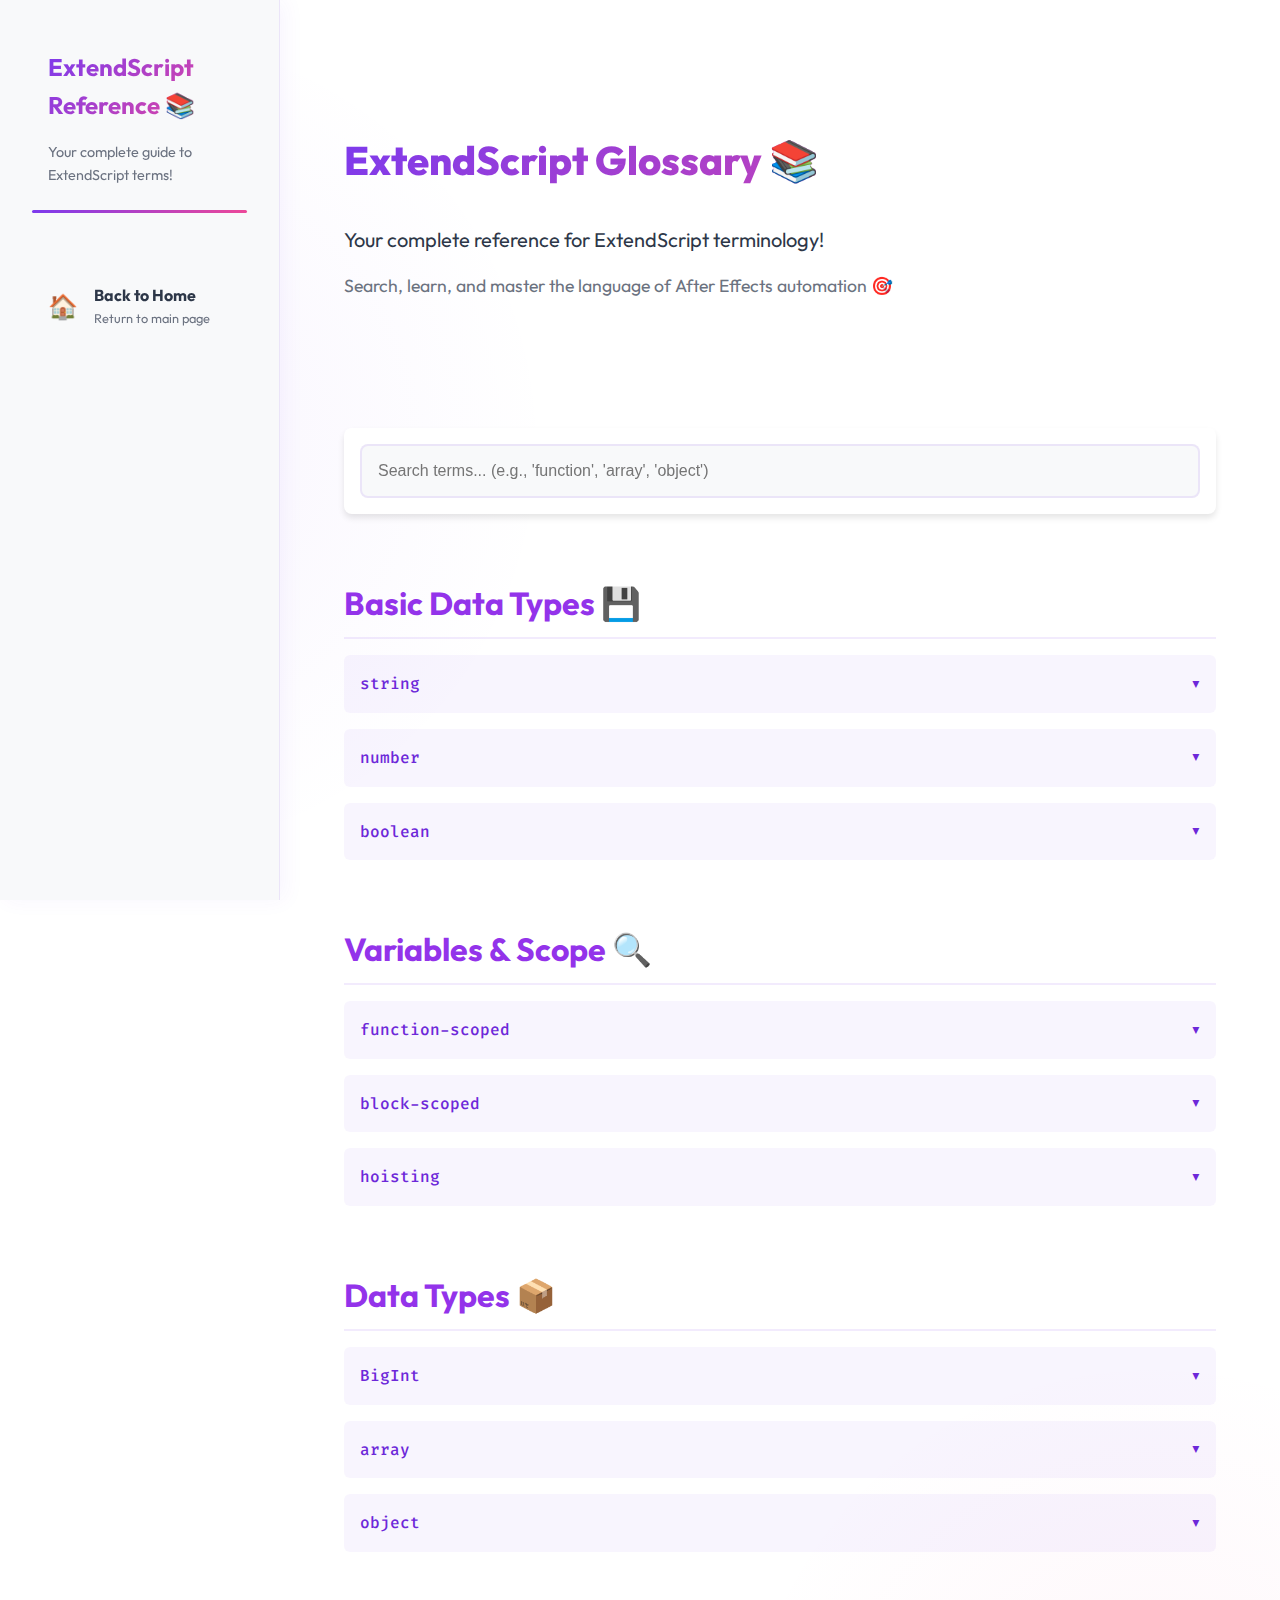
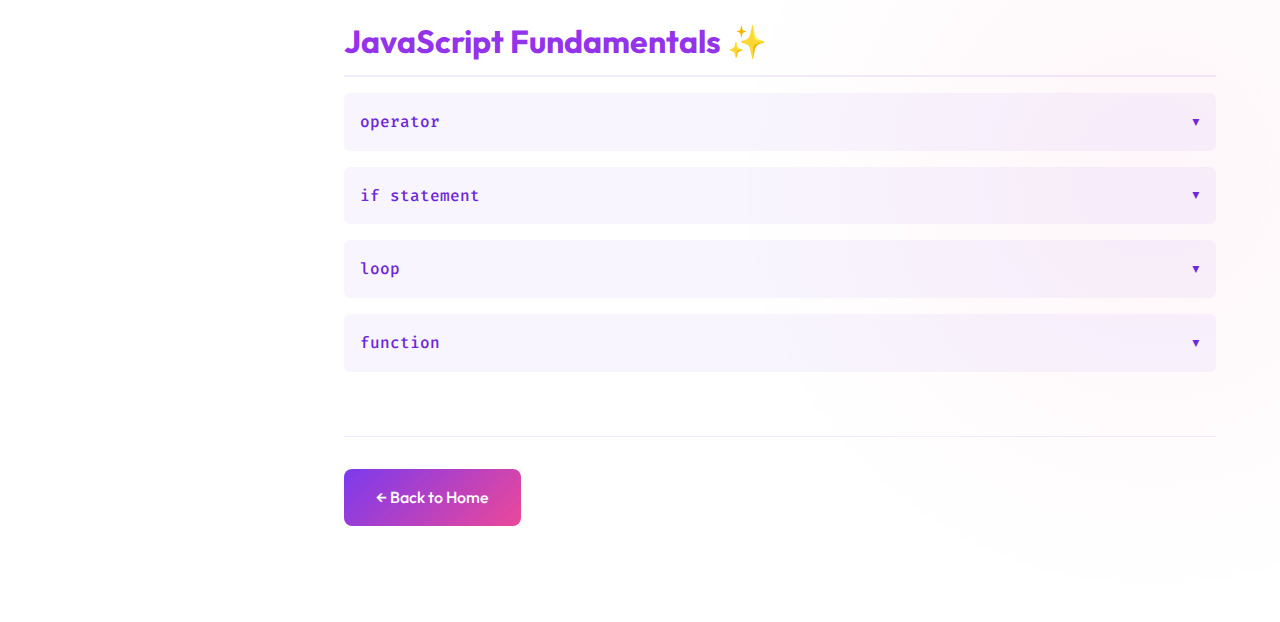
<file: glossary.html>
<!DOCTYPE html>
<html lang="en">
<head>
    <meta charset="UTF-8">
    <meta name="viewport" content="width=device-width, initial-scale=1.0">
    <title>ExtendScript Glossary 📚</title>
    <link rel="stylesheet" href="https://fonts.googleapis.com/css2?family=Outfit:wght@400;500;700&family=Fira+Code&display=swap">
    <link rel="stylesheet" href="https://cdnjs.cloudflare.com/ajax/libs/animate.css/4.1.1/animate.min.css">
    <link rel="stylesheet" href="css/styles.css">
    <link rel="stylesheet" href="css/lessons.css">
    <link rel="stylesheet" href="css/glossary.css">
</head>
<body>
    <nav class="sidebar">
        <div class="nav-header animate__animated animate__fadeIn">
            <h2>ExtendScript Reference <span class="emoji">📚</span></h2>
            <p class="nav-subtitle">Your complete guide to ExtendScript terms!</p>
        </div>
        <ul class="nav-items">
            <li class="animate__animated animate__fadeInLeft" style="animation-delay: 0.2s">
                <a href="index.html">
                    <span class="lesson-icon">🏠</span>
                    <span class="lesson-text">
                        <strong>Back to Home</strong>
                        <small>Return to main page</small>
                    </span>
                </a>
            </li>
        </ul>
    </nav>

    <main class="content">
        <div class="hero animate__animated animate__fadeIn">
            <h1>ExtendScript Glossary <span class="emoji">📚</span></h1>
            <p class="hero-text">Your complete reference for ExtendScript terminology!</p>
            <p class="hero-subtitle">Search, learn, and master the language of After Effects automation 🎯</p>
        </div>

        <div class="search-container animate__animated animate__fadeInDown">
            <input type="text" class="search-input" placeholder="Search terms... (e.g., 'function', 'array', 'object')" />
        </div>

        <div class="no-results">
            <h3>No matching terms found 🔍</h3>
            <p>Try a different search term or browse by category below.</p>
        </div>

        <section class="category-section">
            <h2 class="category-title">Basic Data Types 💾</h2>
            <div class="glossary-list">
                <div class="glossary-item" data-terms="string text characters words quotes">
                    <div class="glossary-term">string</div>
                    <div class="glossary-definition">
                        Text data wrapped in quotes, like "Hello" or 'After Effects'. Used for layer names, file paths, and any text-based information.
                        <div class="lesson-reference">📖 Learn more in <a href="lessons/02-variables.html">Variables & Data Types</a></div>
                    </div>
                </div>
                <div class="glossary-item" data-terms="number numeric integer float decimal">
                    <div class="glossary-term">number</div>
                    <div class="glossary-definition">
                        Any numeric value, like 42 or 3.14. Used for coordinates, opacity values, scale factors, and any mathematical calculations.
                        <div class="lesson-reference">📖 Learn more in <a href="lessons/02-variables.html">Variables & Data Types</a></div>
                    </div>
                </div>
                <div class="glossary-item" data-terms="boolean true false condition flag">
                    <div class="glossary-term">boolean</div>
                    <div class="glossary-definition">
                        A true/false value. Used for layer visibility, toggles, and condition checks in your scripts.
                        <div class="lesson-reference">📖 Learn more in <a href="lessons/02-variables.html">Variables & Data Types</a></div>
                    </div>
                </div>
            </div>
        </section>

        <section class="category-section">
            <h2 class="category-title">Variables & Scope 🔍</h2>
            <div class="glossary-list">
                <div class="glossary-item" data-terms="function scope var variable declaration">
                    <div class="glossary-term">function-scoped</div>
                    <div class="glossary-definition">
                        Variables declared with 'var' are only accessible within the function where they're declared. If declared outside any function, they become global variables.
                        <div class="lesson-reference">📖 Learn more in <a href="lessons/02-variables.html">Variables & Data Types</a></div>
                    </div>
                </div>
                <div class="glossary-item" data-terms="block scope let const variable declaration">
                    <div class="glossary-term">block-scoped</div>
                    <div class="glossary-definition">
                        Variables that are only accessible within the block of code where they're declared (between curly braces {}). This is how 'let' and 'const' work in modern JavaScript, but isn't available in ExtendScript.
                        <div class="lesson-reference">📖 Learn more in <a href="lessons/02-variables.html">Variables & Data Types</a></div>
                    </div>
                </div>
                <div class="glossary-item" data-terms="hoisting variable declaration function">
                    <div class="glossary-term">hoisting</div>
                    <div class="glossary-definition">
                        A JavaScript behavior where variable and function declarations are moved to the top of their scope during code execution. This means you can use a variable before it's declared (though it's not recommended).
                        <div class="lesson-reference">📖 Learn more in <a href="lessons/02-variables.html">Variables & Data Types</a></div>
                    </div>
                </div>
            </div>
        </section>

        <section class="category-section">
            <h2 class="category-title">Data Types 📦</h2>
            <div class="glossary-list">
                <div class="glossary-item" data-terms="bigint number integer large numbers">
                    <div class="glossary-term">BigInt</div>
                    <div class="glossary-definition">
                        A modern JavaScript data type for working with very large integers. It's not available in ExtendScript, which only uses regular numbers (up to 2^53 - 1).
                        <div class="lesson-reference">📖 Learn more in <a href="lessons/02-variables.html">Variables & Data Types</a></div>
                    </div>
                </div>
                <div class="glossary-item" data-terms="array list collection items sequence">
                    <div class="glossary-term">array</div>
                    <div class="glossary-definition">
                        A list of values stored together, like ["Background", "Logo", "Text"]. Perfect for managing multiple layers or effects.
                        <div class="lesson-reference">📖 Learn more in <a href="lessons/02-variables.html">Variables & Data Types</a></div>
                    </div>
                </div>
                <div class="glossary-item" data-terms="object properties methods collection key value">
                    <div class="glossary-term">object</div>
                    <div class="glossary-definition">
                        A collection of related properties and values, like a layer's position, scale, and rotation. Most things in After Effects are objects.
                        <div class="lesson-reference">📖 Learn more in <a href="lessons/02-variables.html">Variables & Data Types</a></div>
                    </div>
                </div>
            </div>
        </section>

        <section class="category-section">
            <h2 class="category-title">JavaScript Fundamentals ✨</h2>
            <div class="glossary-list">
                <div class="glossary-item" data-terms="operator arithmetic math plus minus multiply divide">
                    <div class="glossary-term">operator</div>
                    <div class="glossary-definition">
                        A symbol that tells the computer to perform a specific mathematical or logical operation (e.g., +, -, *, /).
                        <div class="lesson-reference">📖 Learn more in <a href="lessons/03-fundamentals.html">JavaScript Fundamentals</a></div>
                    </div>
                </div>
                <div class="glossary-item" data-terms="if statement condition conditional logic branch">
                    <div class="glossary-term">if statement</div>
                    <div class="glossary-definition">
                        A programming condition that executes code only when a specific condition is true.
                        <div class="lesson-reference">📖 Learn more in <a href="lessons/03-fundamentals.html">JavaScript Fundamentals</a></div>
                    </div>
                </div>
                <div class="glossary-item" data-terms="loop repeat iteration while for">
                    <div class="glossary-term">loop</div>
                    <div class="glossary-definition">
                        A programming structure that repeats a block of code multiple times until a condition is met.
                        <div class="lesson-reference">📖 Learn more in <a href="lessons/03-fundamentals.html">JavaScript Fundamentals</a></div>
                    </div>
                </div>
                <div class="glossary-item" data-terms="function method procedure parameter argument return">
                    <div class="glossary-term">function</div>
                    <div class="glossary-definition">
                        A reusable block of code that performs a specific task, can accept inputs (parameters) and return outputs.
                        <div class="lesson-reference">📖 Learn more in <a href="lessons/03-fundamentals.html">JavaScript Fundamentals</a></div>
                    </div>
                </div>
            </div>
        </section>

        <div class="navigation-buttons">
            <a href="index.html" class="button">← Back to Home</a>
        </div>
    </main>
    <script src="js/glossary.js"></script>
    <script src="js/theme.js"></script>
</body>
</html>
</file>
<file: css/styles.css>
:root {
    /* Fun color palette */
    --primary-color: #7C3AED;  /* Vibrant purple */
    --secondary-color: #EC4899; /* Pink */
    --accent-1: #3B82F6;       /* Blue */
    --accent-2: #10B981;       /* Green */
    --accent-3: #F59E0B;       /* Orange */
    --background: #F8FAFC;
    --surface: #ffffff;
    --text: #1F2937;
    --text-light: #6B7280;
    
    /* Spacing */
    --sidebar-width: 280px;
    --spacing-xs: 0.25rem;
    --spacing-sm: 0.5rem;
    --spacing-md: 1rem;
    --spacing-lg: 1.5rem;
    --spacing-xl: 2rem;
    
    /* Border Radius */
    --radius-sm: 0.375rem;
    --radius-md: 0.5rem;
    --radius-lg: 1rem;
    
    /* Shadows */
    --shadow-sm: 0 1px 3px rgba(0,0,0,0.1);
    --shadow-md: 0 4px 6px -1px rgba(0,0,0,0.1);
    --shadow-lg: 0 10px 15px -3px rgba(0,0,0,0.1);

    /* Light theme (default) */
    --background: #ffffff;
    --surface: #f8f9fa;
    --text: #2d3748;
    --text-muted: #718096;
    --primary-color: #7c3aed;
    --accent-1: #9333ea;
    --accent-2: #6d28d9;
    --spacing-xs: 0.25rem;
    --spacing-sm: 0.5rem;
    --spacing-md: 1rem;
    --spacing-lg: 2rem;
    --spacing-xl: 4rem;
    --radius-sm: 0.375rem;
    --radius-md: 0.5rem;
    --radius-lg: 1rem;
}

[data-theme="dark"] {
    --background: #1a1a1a;
    --surface: #2d2d2d;
    --text: #e2e8f0;
    --text-muted: #a0aec0;
    --primary-color: #10b981;    /* Emerald 500 */
    --accent-1: #0ea5e9;         /* Sky 500 */
    --accent-2: #0284c7;         /* Sky 600 */
    --secondary-color: #0369a1;  /* Sky 700 */
}

/* Base styles */
* {
    margin: 0;
    padding: 0;
    box-sizing: border-box;
}

body {
    font-family: 'Outfit', 'Inter', system-ui, sans-serif;
    line-height: 1.6;
    color: var(--text);
    background: var(--background);
    background-image: 
        radial-gradient(circle at 10% 20%, rgba(124, 58, 237, 0.05) 0%, transparent 20%),
        radial-gradient(circle at 90% 80%, rgba(236, 72, 153, 0.05) 0%, transparent 20%);
    display: flex;
    min-height: 100vh;
}

/* Fun Sidebar */
.sidebar {
    width: var(--sidebar-width);
    height: 100vh;
    position: fixed;
    background: var(--surface);
    border-right: 1px solid rgba(124, 58, 237, 0.1);
    padding: var(--spacing-lg);
    box-shadow: 5px 0 20px rgba(124, 58, 237, 0.05);
    overflow-y: auto;
}

.nav-header {
    padding: var(--spacing-md);
    margin-bottom: var(--spacing-xl);
    position: relative;
}

.nav-header h2 {
    font-size: 1.5rem;
    background: linear-gradient(135deg, var(--primary-color), var(--secondary-color));
    -webkit-background-clip: text;
    -webkit-text-fill-color: transparent;
    font-weight: 700;
}

.nav-subtitle {
    color: var(--text-light);
    font-size: 0.9rem;
    margin-top: 0.5rem;
}

.nav-header::after {
    content: '';
    position: absolute;
    bottom: -10px;
    left: 0;
    width: 100%;
    height: 3px;
    background: linear-gradient(to right, var(--primary-color), var(--secondary-color));
    border-radius: 3px;
}

/* Navigation Items */
.nav-items {
    list-style: none;
}

.nav-items a {
    display: flex;
    align-items: center;
    padding: var(--spacing-md) var(--spacing-md);
    color: var(--text);
    text-decoration: none;
    border-radius: var(--radius-md);
    margin-bottom: var(--spacing-sm);
    transition: all 0.3s cubic-bezier(0.4, 0, 0.2, 1);
    position: relative;
    overflow: hidden;
}

.lesson-icon {
    font-size: 1.5rem;
    margin-right: var(--spacing-md);
    transition: transform 0.3s ease;
    z-index: 2;
}

.lesson-text {
    display: flex;
    flex-direction: column;
    z-index: 2;
}

.lesson-text small {
    font-size: 0.8rem;
    color: var(--text-light);
}

.nav-items a::before {
    content: '';
    position: absolute;
    top: 0;
    left: 0;
    width: 100%;
    height: 100%;
    background: linear-gradient(135deg, var(--primary-color), var(--secondary-color));
    opacity: 0;
    transition: opacity 0.3s ease;
    z-index: 1;
}

.nav-items a:hover {
    transform: translateX(5px);
    color: white;
}

.nav-items a:hover::before {
    opacity: 1;
}

.nav-items a:hover .lesson-text small {
    color: rgba(255, 255, 255, 0.8);
}

.nav-items a.active {
    background: linear-gradient(135deg, var(--primary-color), var(--secondary-color));
    color: white;
    transform: scale(1.02);
}

.nav-items a.active .lesson-text small {
    color: rgba(255, 255, 255, 0.8);
}

/* Main Content */
.content {
    margin-left: var(--sidebar-width);
    padding: var(--spacing-xl);
    width: calc(100% - var(--sidebar-width));
    max-width: 1200px;
}

/* Hero Section */
.hero {
    margin-bottom: var(--spacing-xl);
    padding: var(--spacing-xl) 0;
}

.hero-text {
    font-size: 1.25rem;
    color: var(--text);
    margin-bottom: var(--spacing-md);
}

.hero-subtitle {
    color: var(--text-light);
    font-size: 1.1rem;
}

/* Typography */
h1 {
    font-size: 2.5rem;
    font-weight: 800;
    margin-bottom: var(--spacing-lg);
    background: linear-gradient(135deg, var(--primary-color), var(--secondary-color));
    -webkit-background-clip: text;
    -webkit-text-fill-color: transparent;
    position: relative;
}

h2 {
    font-size: 2rem;
    color: var(--primary-color);
    margin-bottom: var(--spacing-md);
}

h3 {
    font-size: 1.5rem;
    color: var(--text);
    margin-bottom: var(--spacing-md);
}

/* Cards */
.card {
    background: var(--surface);
    border-radius: var(--radius-lg);
    padding: var(--spacing-lg);
    margin: var(--spacing-md) 0;
    border: 1px solid rgba(124, 58, 237, 0.1);
    transition: all 0.3s cubic-bezier(0.4, 0, 0.2, 1);
    position: relative;
    overflow: hidden;

    ol {
        margin-left: 1rem;
    }
}

.card::before {
    content: '';
    position: absolute;
    top: 0;
    left: 0;
    width: 100%;
    height: 4px;
    background: linear-gradient(to right, var(--primary-color), var(--secondary-color));
    transform: scaleX(0);
    transform-origin: left;
    transition: transform 0.3s ease;
}

.card:hover {
    transform: translateY(-5px);
    box-shadow: var(--shadow-lg);
}

.card:hover::before {
    transform: scaleX(1);
}

/* Achievement Cards */
.achievement-card {
    display: flex;
    flex-direction: column;
    height: 100%;
}

.card-header {
    display: flex;
    align-items: center;
    margin-bottom: var(--spacing-md);
}

.achievement-icon {
    font-size: 2rem;
    margin-right: var(--spacing-md);
    transition: transform 0.3s ease;
}

.achievement-card:hover .achievement-icon {
    transform: scale(1.2) rotate(10deg);
}

.feature-list {
    list-style: none;
    margin: var(--spacing-md) 0;
    padding: 0;
}

.feature-list li {
    margin-bottom: var(--spacing-sm);
    display: flex;
    align-items: center;
    gap: var(--spacing-sm);
}

/* Features Grid */

.quick-start {
    margin-top: var(--spacing-xl);
}

.features-grid {
    display: grid;
    grid-template-columns: repeat(auto-fit, minmax(200px, 1fr));
    gap: var(--spacing-lg);
    margin-top: var(--spacing-lg);
}

.feature-item {
    text-align: center;
    padding: var(--spacing-md);
    border-radius: var(--radius-md);
    transition: all 0.3s ease;
    cursor: pointer;
}

.feature-item:hover {
    transform: translateY(-5px);
}

.feature-icon {
    font-size: 2.5rem;
    margin-bottom: var(--spacing-sm);
    display: inline-block;
    transition: transform 0.3s ease;
}

.feature-item h4 {
    color: var(--primary-color);
    margin-bottom: var(--spacing-sm);
}

.feature-item p {
    color: var(--text-light);
    font-size: 0.9rem;
}

/* Buttons */
.button {
    display: inline-flex;
    align-items: center;
    padding: var(--spacing-md) var(--spacing-lg);
    background: linear-gradient(135deg, var(--primary-color), var(--secondary-color));
    color: white;
    text-decoration: none;
    border-radius: var(--radius-md);
    font-weight: 500;
    transition: all 0.3s cubic-bezier(0.4, 0, 0.2, 1);
    position: relative;
    overflow: hidden;
    margin-top: auto;
    z-index: 1;
}

.button::after {
    content: '';
    position: absolute;
    width: 100%;
    height: 100%;
    top: 0;
    left: 0;
    background: linear-gradient(135deg, var(--secondary-color), var(--primary-color));
    opacity: 0;
    transition: opacity 0.3s ease;
    z-index: -1;
}

.button:hover {
    transform: translateY(-2px);
    box-shadow: 0 5px 15px rgba(124, 58, 237, 0.2);
}

.button:hover::after {
    opacity: 1;
}

/* Code blocks */
code {
    font-family: 'Fira Code', monospace;
    background: #1F2937;
    color: #E5E7EB;
    padding: var(--spacing-xs) var(--spacing-sm);
    border-radius: var(--radius-sm);
    font-size: 0.9em;
}

pre {
    background: #1F2937;
    padding: var(--spacing-lg);
    border-radius: var(--radius-lg);
    overflow-x: auto;
    margin: var(--spacing-lg) 0;
    border: 1px solid rgba(124, 58, 237, 0.1);
}

/* Course Overview Grid */
.course-overview {
    display: grid;
    grid-template-columns: repeat(auto-fit, minmax(300px, 1fr));
    gap: var(--spacing-lg);
    margin-top: var(--spacing-xl);
}


/* Responsive Design */
@media (max-width: 768px) {
    .sidebar {
        transform: translateX(-100%);
        z-index: 1000;
    }
    
    .content {
        margin-left: 0;
        width: 100%;
        padding: var(--spacing-md);
    }
    
    .features-grid {
        grid-template-columns: repeat(auto-fit, minmax(150px, 1fr));
    }
    
    .hero-text {
        font-size: 1.1rem;
    }
    
    .hero-subtitle {
        font-size: 1rem;
    }
    
    h1 {
        font-size: 2rem;
    }
    
    h2 {
        font-size: 1.75rem;
    }
    
    h3 {
        font-size: 1.25rem;
    }
}

/* Theme Toggle */
.theme-toggle {
    display: flex;
    align-items: center;
    gap: var(--spacing-sm);
    padding: var(--spacing-md);
    margin-top: var(--spacing-md);
    background: var(--surface);
    border-radius: var(--radius-md);
    cursor: pointer;
    transition: background-color 0.3s ease;
}

.theme-toggle:hover {
    background: rgba(124, 58, 237, 0.1);
}

.theme-toggle .lesson-icon {
    font-size: 1.2rem;
}

.theme-toggle .lesson-text {
    flex: 1;
}

.emoji {
    -webkit-text-fill-color: white;
}
</file>
<file: css/lessons.css>
/* lessons.css - Styles specific to lesson pages */

/* Lesson Content Layout */
.lesson-content {
    max-width: 900px;
    margin: 0 auto;
}

/* Code Comparison Section */
.comparison-grid {
    display: grid;
    grid-template-columns: 1fr;
    gap: var(--spacing-lg);
    margin: var(--spacing-lg) 0;
}

.modern-js, .extendscript {
    background: var(--surface);
    border-radius: var(--radius-md);
    padding: var(--spacing-md);
    border: 1px solid rgba(124, 58, 237, 0.1);
}

.modern-js h3 {
    color: var(--accent-2);
}

.extendscript h3 {
    color: var(--accent-1);
}

/* Code Examples */
.code-example {
    margin: var(--spacing-lg) 0;
}

/* Feature Grid */
.features-grid {
    display: grid;
    grid-template-columns: repeat(auto-fit, minmax(300px, 1fr));
    gap: var(--spacing-md);
    margin: var(--spacing-md) 0;
}

.feature-item {
    background: var(--surface);
    padding: var(--spacing-md);
    border-radius: var(--radius-md);
    border: 1px solid rgba(124, 58, 237, 0.1);
}

.feature-icon {
    font-size: 2rem;
    margin-bottom: var(--spacing-sm);
    display: block;
}

/* Tips and Notes */
.tip {
    background: linear-gradient(135deg, rgba(124, 58, 237, 0.1), rgba(236, 72, 153, 0.1));
    padding: var(--spacing-md);
    border-radius: var(--radius-md);
    margin-top: var(--spacing-md);
    border-left: 4px solid var(--primary-color);
}

/* Navigation */
.navigation-buttons {
    display: flex;
    justify-content: space-between;
    margin-top: var(--spacing-xl);
    padding: var(--spacing-lg) 0;
    border-top: 1px solid rgba(124, 58, 237, 0.1);
}

/* Feature List */
.feature-list {
    list-style: none;
    padding: 0;
    margin: var(--spacing-md) 0;
}

.feature-list li {
    margin: var(--spacing-sm) 0;
    padding-left: var(--spacing-md);
    position: relative;
}

.feature-list li:before {
    content: "";
    position: absolute;
    left: 0;
    top: 50%;
    transform: translateY(-50%);
    width: 6px;
    height: 6px;
    background: var(--primary-color);
    border-radius: 50%;
}

/* Responsive Design */
@media (max-width: 768px) {
    .comparison-grid {
        grid-template-columns: 1fr;
    }
    
    .features-grid {
        grid-template-columns: 1fr;
    }
    
    .navigation-buttons {
        flex-direction: column;
        gap: var(--spacing-md);
    }
    
    .navigation-buttons .button {
        width: 100%;
        text-align: center;
    }
}

/* Glossary Styles */
.glossary {
    margin-top: var(--spacing-xl);
    padding: var(--spacing-lg);
    background: var(--surface);
    border-radius: var(--radius-md);
    border: 1px solid rgba(124, 58, 237, 0.1);
}

.glossary h2 {
    color: var(--accent-1);
    margin-bottom: var(--spacing-md);
}

.glossary-list {
    display: grid;
    gap: var(--spacing-md);
}

.glossary-item {
    background: rgba(124, 58, 237, 0.05);
    border-radius: var(--radius-sm);
    transition: background-color 0.3s ease;
}

.glossary-term {
    color: var(--accent-2);
    font-family: 'Fira Code', monospace;
    font-weight: 500;
    padding: var(--spacing-md);
    cursor: pointer;
    display: flex;
    align-items: center;
    justify-content: space-between;
    user-select: none;
}

.glossary-term::after {
    content: '▼';
    font-size: 0.8em;
    transition: transform 0.3s ease;
}

.glossary-term.active::after {
    transform: rotate(180deg);
}

.glossary-definition {
    font-size: 0.95rem;
    line-height: 1.5;
    color: var(--text);
    padding: 0 var(--spacing-md);
    max-height: 0;
    overflow: hidden;
    transition: all 0.3s ease;
    opacity: 0;
}

.glossary-definition.active {
    padding: 0 var(--spacing-md) var(--spacing-md) var(--spacing-md);
    max-height: 200px;
    opacity: 1;
}

.glossary-item:hover {
    background: rgba(124, 58, 237, 0.1);
}
</file>
<file: css/glossary.css>
.search-container {
    margin: var(--spacing-lg) 0;
    position: sticky;
    top: 20px;
    z-index: 100;
    background: var(--background);
    padding: var(--spacing-md);
    border-radius: var(--radius-md);
    box-shadow: 0 4px 6px rgba(0, 0, 0, 0.1);
}

.search-input {
    width: 100%;
    padding: var(--spacing-md);
    border: 2px solid rgba(124, 58, 237, 0.1);
    border-radius: var(--radius-md);
    font-size: 1rem;
    background: var(--surface);
    color: var(--text);
    transition: border-color 0.3s ease;
}

.search-input:focus {
    outline: none;
    border-color: var(--primary-color);
}

.category-section {
    margin: var(--spacing-xl) 0;
}

.category-title {
    color: var(--accent-1);
    margin-bottom: var(--spacing-md);
    padding-bottom: var(--spacing-sm);
    border-bottom: 2px solid rgba(124, 58, 237, 0.1);
}


.no-results {
    text-align: center;
    padding: var(--spacing-xl);
    color: var(--text);
    font-style: italic;
    display: none;
}

.lesson-reference {
    font-size: 0.9em;
    color: var(--accent-2);
    margin-top: var(--spacing-sm);
}

.lesson-reference a {
    color: var(--primary-color);
    text-decoration: none;
}

.lesson-reference a:hover {
    text-decoration: underline;
}

/* Glossary items and accordion functionality */
.glossary-list {
    display: grid;
    gap: var(--spacing-md);
}

.glossary-item {
    background: rgba(124, 58, 237, 0.05);
    border-radius: var(--radius-sm);
    transition: background-color 0.3s ease;
}

.glossary-term {
    color: var(--accent-2);
    font-family: 'Fira Code', monospace;
    font-weight: 500;
    cursor: pointer;
    padding: var(--spacing-md);
    display: flex;
    align-items: center;
    justify-content: space-between;
    user-select: none;
}

.glossary-term::after {
    content: '▼';
    font-size: 0.8em;
    transition: transform 0.3s ease;
}

.glossary-term.active::after {
    transform: rotate(180deg);
}

.glossary-definition {
    padding: 0 var(--spacing-md);
    max-height: 0;
    overflow: hidden;
    transition: all 0.3s ease;
    opacity: 0;
}

.glossary-definition.active {
    padding: 0 var(--spacing-md) var(--spacing-md) var(--spacing-md);
    max-height: 200px;
    opacity: 1;
}

.glossary-item:hover {
    background: rgba(124, 58, 237, 0.1);
}
</file>
